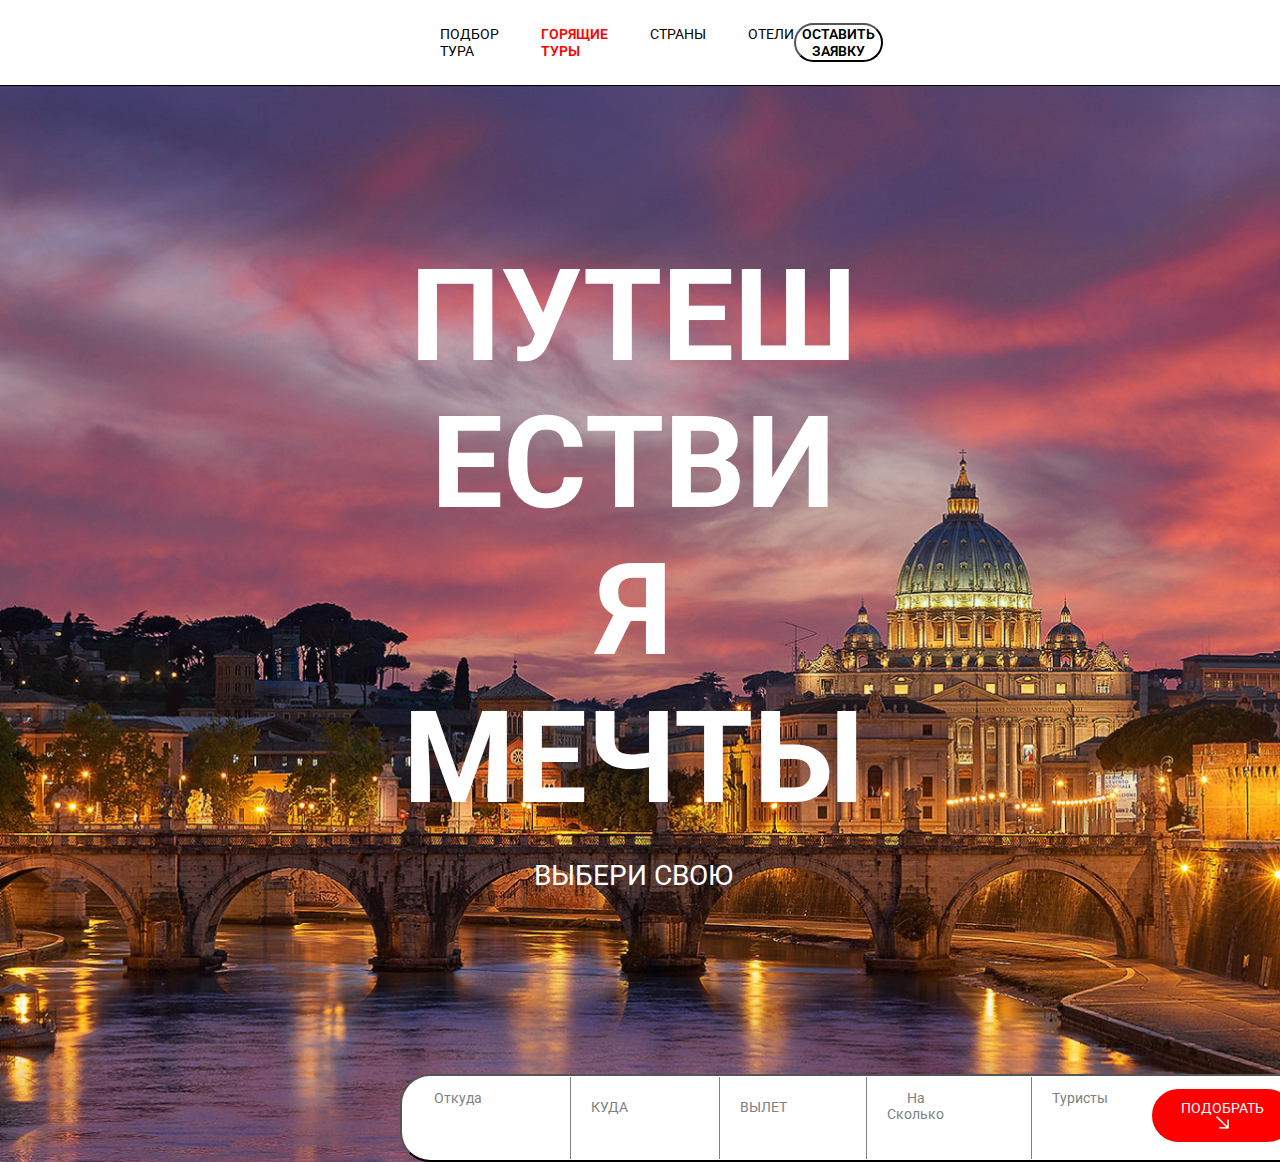
<file: index.html>
<!DOCTYPE html>
<html lang="en">
<head>
    <meta charset="UTF-8">
    <meta name="viewport" content="width=device-width, initial-scale=1.0">
    <link rel="shortcut icon" href="images/airplane.svg">
    <link rel="stylesheet" href="styles/normalize.css">
    <link rel="stylesheet" href="styles/style.css">
    <link rel="preconnect" href="https://fonts.googleapis.com">
<link rel="preconnect" href="https://fonts.gstatic.com" crossorigin>
<link href="https://fonts.googleapis.com/css2?family=Roboto&display=swap" rel="stylesheet">
    <title>Путешествие мечты</title>


</head>
<body>
    <header class="header">
        <div class="container">
            <nav class="nav">
                <a class="logo" href="#">
                    <img src="images-screen1/logo.png" id="logo" alt="logo anex">
                </a>
                <ul class="menu">
                    <li><a class="menu_item" href="link">Подбор тура</a></li>
                    <li><a class="menu_item" href="link" id="hot">Горящие туры</a></li>
                    <li><a class="menu_item" href="link">Страны</a></li>
                    <li><a class="menu_item" href="link">Отели</a></li>
                </ul>
                <button class="button">Оставить заявку</button>
                <div class="icons">
                    <a  class="icon1" href="#">
                        <img src="images-screen1/call.png" alt="Иконка с трубкой">
                    </a>
                    <a  class="icon1" href="#">
                        <img src="images-screen1/location.png" alt="Иконка с локацией">
                    </a>
                    <a class="icon2" href="#">
                        <img src="images-screen1/menu.png" alt="Иконка меню">
                    </a>
                </div>
            </nav>
        </div>
    </header>
    <main>
        <section class="top">
            <div class="container">
                <h1 class="title">путешествия<br> мечты</h1>
                <p class="subtitle">выбери свою</p>
                <button class="choose">
                    <span class="city-dep">Откуда</span>
                    <span class="city-arrive">Куда</span>
                    <span class="date">Вылет</span>
                    <span class="duration">На сколько</span>
                    <span class="tourist">Туристы</span>
                    <span class="redbutton">Подобрать
                        <img src="images-screen1/arrow.png" alt="стрелка">
                    </span>
                </button>
            </div>
        </section>
    </main>
</body>
</html>
</file>
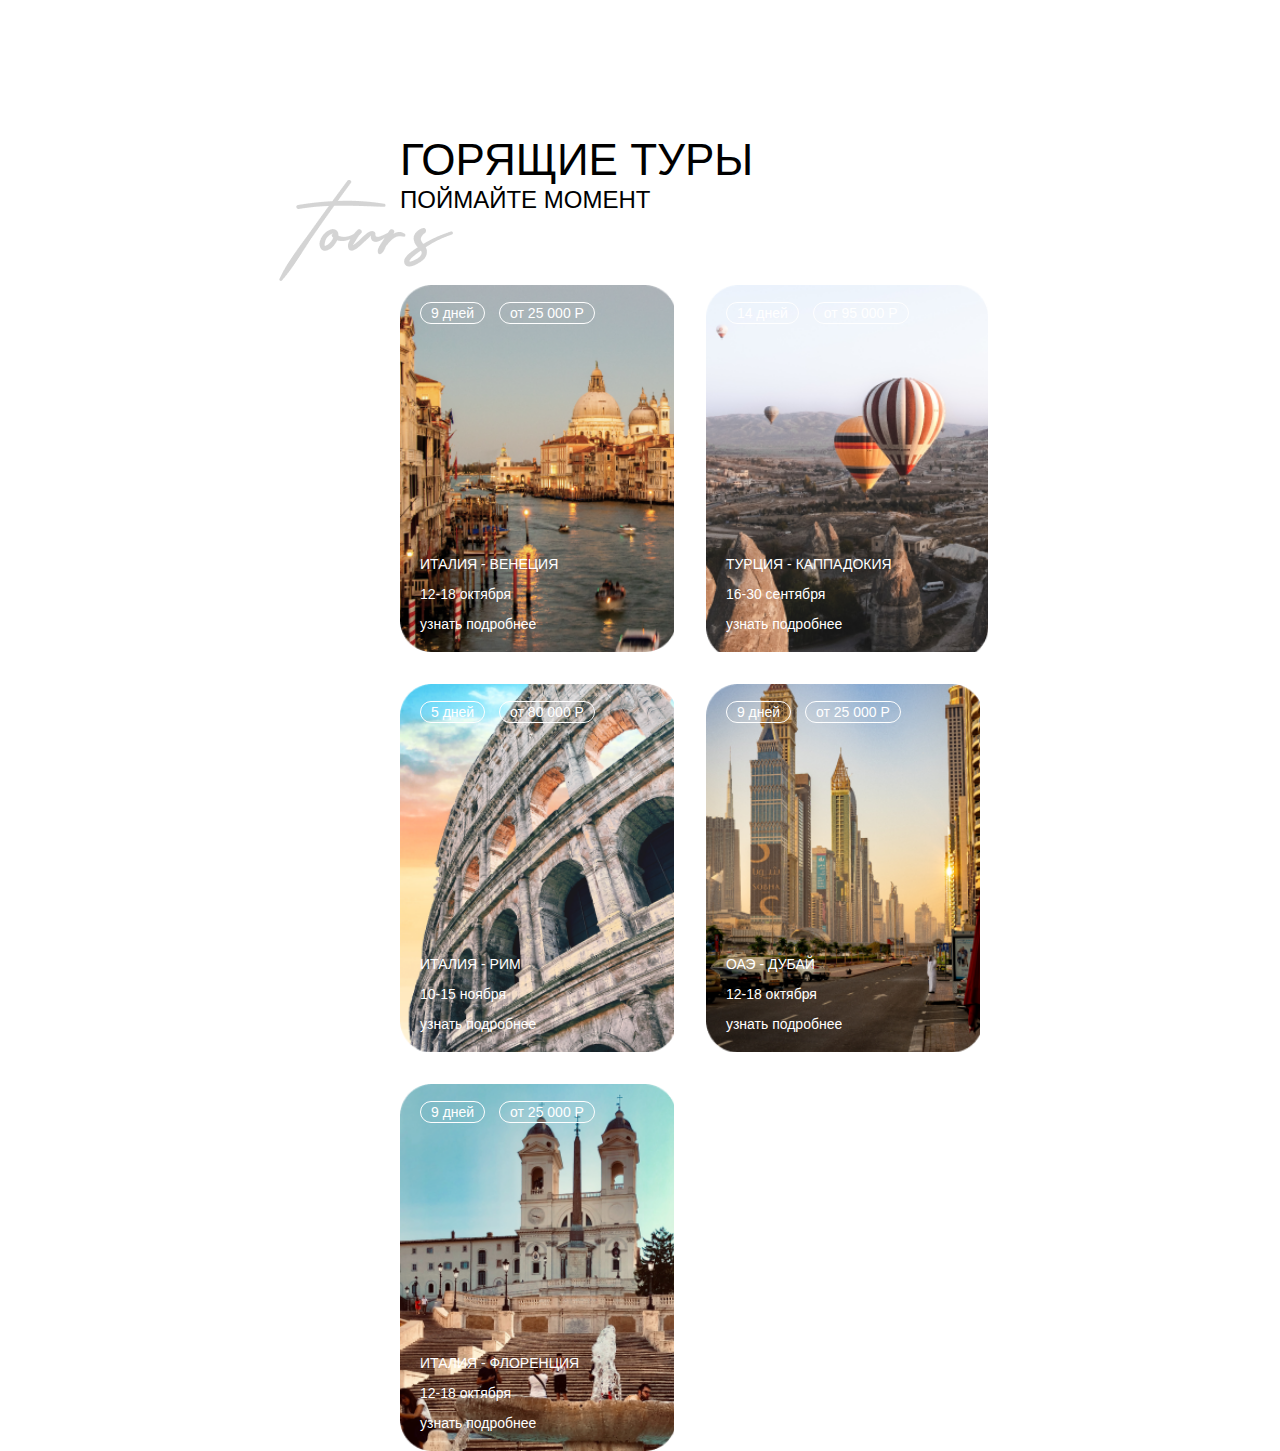
<file: screen2.html>
<!DOCTYPE html>
<html lang="en">
<head>
    <meta charset="UTF-8">
    <meta name="viewport" content="width=device-width, initial-scale=1.0">
    <link rel="stylesheet" href="styles/normalize.css">
    <link href="https://fonts.googleapis.com/css2?family=Inter&family=Roboto+Mono:wght@300&display=swap" rel="stylesheet">
    <title>screen2</title>
    <style>
        body{
            font-family: 'Roboto', sans-serif; 
            font-size: 14px;
            /* здесь можно указать основной шрифт для всей страницы */
        }
        .container{
            max-width: 1920px;
            padding-top: 134px;
            padding-left: 400px;
        }
        h2{
            text-transform: uppercase;
            font-size: 44px;
            font-weight: 500;
            line-height: 52px;
            margin: 0 0;
        }
        h3{
            text-transform: uppercase;
            font-size: 24px;
            font-weight: 300;
            line-height: 28px;
            margin: 0 0;
        }
        .tours{
            margin-left: 279px;
            margin-top: -35px;
        }
        .galery{
            padding-left: 400px;
            display: flex;
            flex-wrap: wrap;
            gap: 32px;
        }
        .galery_in{
            margin-top: 20px;
            margin-left: 20px;
            margin-bottom: 20px;
            margin-right: 69px;
        }
        /* .pic{
            width: 12%;
        } */
        .italy{
            background-image: url(images-screen2/pic1.png);
            background-size: cover;
            background-repeat: no-repeat;
        }
        .turkey{
            background-image: url(images-screen2/pic2.png);
            background-size: cover;
            background-repeat: no-repeat;
        }
        .rome{
            background-image: url(images-screen2/pic3.png);
            background-size: cover;
            background-repeat: no-repeat;
        }
        .dubai{
            background-image: url(images-screen2/pic4.png);
            background-size: cover;
            background-repeat: no-repeat;
        }
        .florence{
            background-image: url(images-screen2/pic5.png);
            background-size: cover;
            background-repeat: no-repeat;
        }
        .day,
        .price{
            border-radius: 30px;
            border: 1px solid white;
            color: white;
            padding: 2px 10px;
            margin-right: 10px;
            /* margin-bottom: 235px; */
        }
        .country,
        .dates{
            font-weight: 500;
            color: white;
            margin-top: 235px;
        }
        .dates{
            margin-top: 6px;
        }
        .know{
            text-decoration: none;
            font-weight: lighter;
            color: white;
            cursor: pointer;
            margin-top: 6px;
        }

    </style>
</head>
<body>
    <div class="container">
        <h2 class="title2">Горящие туры</h2>
        <h3 class="title3">поймайте момент</h3>
    </div>    
    <img class="tours" src="images-screen2/tours.png" alt="">
    <main class="galery">
            <div class="pic italy">
                <div class="galery_in">
                    <span class="day">9 дней</span>
                    <span class="price">от 25 000 Р</span>
                    <p class="country">ИТАЛИЯ - ВЕНЕЦИЯ</p>
                    <p class="dates">12-18 октября</p>
                    <a class="know" href="link">узнать подробнее</a>
                </div>
            </div>
            <div class="turkey">
                <div class="galery_in">
                    <span class="day">14 дней</span>
                    <span class="price">от 95 000 Р</span>
                    <p class="country">ТУРЦИЯ - КАППАДОКИЯ</p>
                    <p class="dates">16-30 сентября</p>
                    <a class="know" href="link">узнать подробнее</a>
                </div>
            </div>
            <div class="rome">
                <div class="galery_in">
                    <span class="day">5 дней</span>
                    <span class="price">от 80 000 Р</span>
                    <p class="country">ИТАЛИЯ - РИМ</p>
                    <p class="dates">10-15 ноября</p>
                    <a class="know" href="link">узнать подробнее</a>
                </div>
            </div>
            <div class="dubai">
                <div class="galery_in">
                    <span class="day">9 дней</span>
                    <span class="price">от 25 000 Р</span>
                    <p class="country">ОАЭ - ДУБАЙ</p>
                    <p class="dates">12-18 октября</p>
                    <a class="know" href="link">узнать подробнее</a>
                </div>
            </div>
            <div class="florence">
                <div class="galery_in">
                    <span class="day">9 дней</span>
                    <span class="price">от 25 000 Р</span>
                    <p class="country">ИТАЛИЯ - ФЛОРЕНЦИЯ</p>
                    <p class="dates">12-18 октября</p>
                    <a class="know" href="link">узнать подробнее</a>
                </div>
            </div>
    </main>
    
</body>
</html>
</file>
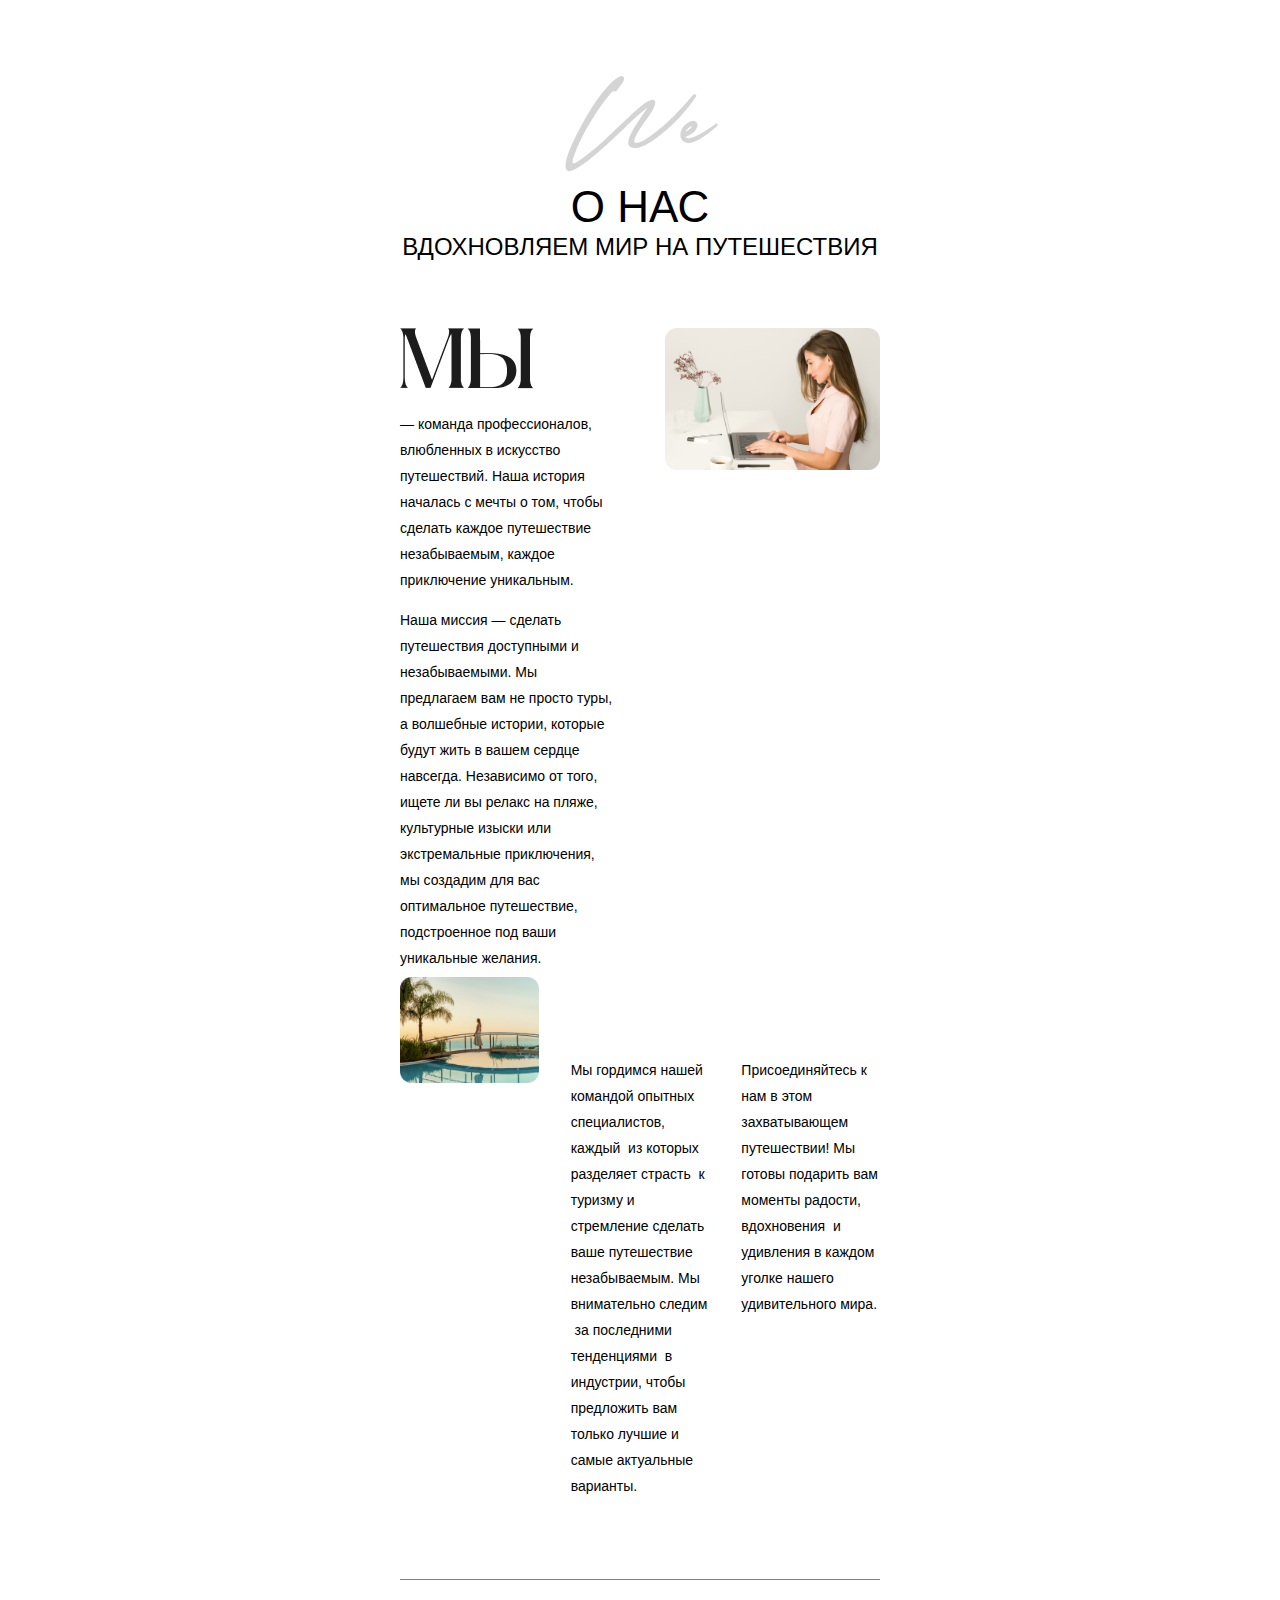
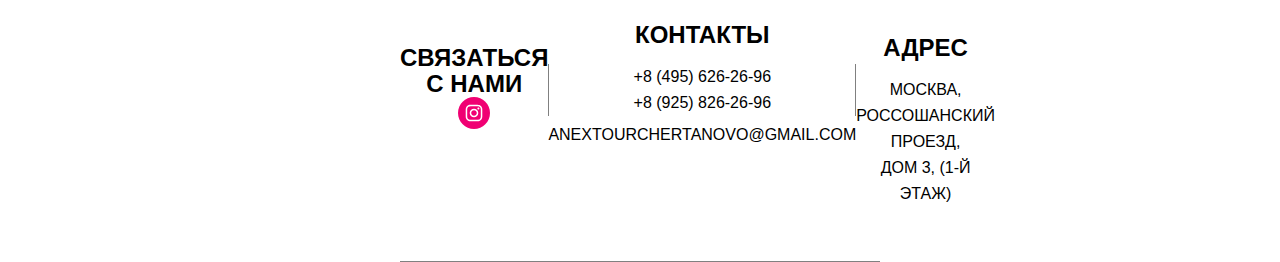
<file: screen3.html>
<!DOCTYPE html>
<html lang="en">
<head>
    <meta charset="UTF-8">
    <meta name="viewport" content="width=device-width, initial-scale=1.0">
    <link rel="stylesheet" href="styles/normalize.css">
    <link href="https://fonts.googleapis.com/css2?family=Inter&family=Roboto+Mono:wght@300&display=swap" rel="stylesheet">
    <link rel="stylesheet" href="styles/style3.css">
    <title>screen3</title>
    <style>
        body{
            font-family: 'Roboto', sans-serif; 
            font-size: 14px;
        }
        header{
            margin: auto;
        }
        .container{
            max-width: 1920px;
        }
        .we{
            text-align: center;
            margin-top: 75px;
        }
        h2{
            text-align: center;
            text-transform: uppercase;
            font-size: 44px;
            font-weight: 500;
            line-height: 52px;
            margin: 0 0;
        }
        h3{
            text-align: center;
            text-transform: uppercase;
            font-size: 24px;
            font-weight: 300;
            line-height: 28px;
            margin: 0 0;
            margin-bottom: 67px;
        }
        .about{
            margin-left: 400px;
            margin-right: 400px;
        }
        .container_up{
            margin-bottom: 72px;
            display: grid;
            grid-template-columns: 1fr 1fr;
            gap: 49px;
        } 
        .container_down{
            display: grid;
            grid-template-columns: 1fr 1fr 1fr;
            gap: 32px;
            margin-bottom: 80px;
        }
        .pic_down{
            margin-top: -80px; 
        }
        .contacts{
            display: grid;
            grid-template-columns: 1fr 1fr 1fr;
            border-top: 1px solid gray;
            border-bottom: 1px solid gray;
            text-align: center;
            font-size: 24px;
            font-weight: bold;
        }
        .connect_item{
            margin-top: 65px;
        }
        .contact_item{
            margin-top: 42px;
        }
        .adress_item{
            margin-top: 55px;
        }
        .adress{
            font-size: 16px;
            font-weight: 300;
            line-height: 26px;
            margin-bottom: 54px;
        }
        .phone{
            font-size: 16px;
            font-weight: 300;
            line-height: 26px;
            border-left: 1px solid #808080;
            border-right: 1px solid gray;
            margin-bottom: 6px;
        }
        .mail{
            font-size: 16px;
            font-weight: 300;
            margin-bottom: 41px;
            margin-top: 0;
        }
    </style>
</head>
<body>
    <header>
        <div class="we"><img src="images-screen3/We.png" alt="Слово WE"></div>
        <h2 class="title2">о нас</h2>
        <h3 class="title3">вдохновляем мир на путешествия</h3>
    </header>
    <section class="about">
        <div class="container_up">
            <div class= "text_up">
                <span>
                    <img src="images-screen3/МЫ.png" alt=""></span>
                <p>— команда профессионалов, влюбленных в искусство путешествий. Наша история началась с мечты о том, чтобы сделать каждое путешествие незабываемым, каждое приключение уникальным.</p>
                <p>Наша миссия — сделать путешествия доступными и незабываемыми. Мы предлагаем вам не просто туры, а волшебные истории, которые будут жить в вашем сердце навсегда. Независимо от того, ищете ли вы релакс на пляже, культурные изыски или экстремальные приключения, мы создадим для вас оптимальное путешествие, подстроенное под ваши уникальные желания.</p>
            </div>
            <div class="pic_up">
                <img src="images-screen3/girl_wide.png" alt="">
            </div>
        </div>
        <div class="container_down">
            <div class="pic_down">
                <img src="images-screen3/bridge_wide.png" alt="">
            </div>
            <div class="text downmid">Мы гордимся нашей командой опытных специалистов, каждый  из которых разделяет страсть  к туризму и стремление сделать ваше путешествие незабываемым. Мы внимательно следим  за последними тенденциями  в индустрии, чтобы предложить вам только лучшие и самые актуальные варианты.</div>
            <div class="text downright">Присоединяйтесь к нам в этом захватывающем путешествии! Мы готовы подарить вам моменты радости, вдохновения  и удивления в каждом уголке нашего удивительного мира.</div>
        </div>
        <div class="contacts">
            <div class="connect_item">СВЯЗАТЬСЯ С НАМИ
                <div class="logos">
                    <img src="images-screen3/instagram.svg" alt="instagram">
                </div>
            </div>
            <div class="contact_item">КОНТАКТЫ
                <p class="phone">+8 (495) 626-26-96 <br>+8 (925) 826-26-96</p>
                <p class="mail">ANEXTOURCHERTANOVO@GMAIL.COM</p> 
            </div>
            <div class="adress_item">АДРЕС
                <p class="adress">МОСКВА, РОССОШАНСКИЙ ПРОЕЗД,<br> ДОМ 3, (1-Й ЭТАЖ)</p>
            </div>
        </div>
    </section>
</body>
</html>
</file>
<file: styles/style.css>
html{
    box-sizing: border-box;
}
a{
    color: inherit;
    text-decoration: none;
}
li{
    list-style: none;
}
img{
    max-width: 100%;
}
.container{
    max-width: 1920px;
    padding: 0 413px 0 400px;
    margin: auto;
}
body{
    font-family: 'Roboto', sans-serif; 
    font-size: 14px;
    /* здесь можно указать основной шрифт для всей страницы */
}
header{
    border-bottom: 1px solid black;
}
.nav{
    display: flex;
    justify-content: space-between;
    align-items: center;
    height: 85px;
}
.nav.nav:hover{
    color: rgb(119, 0, 255);
    font-weight: bolder;
}
.menu{
    display: flex;
    gap: 0 42px;
}
.menu_item{
    text-decoration: none;
    text-transform: uppercase;
}
#hot{
    color: red;
    font-weight:600;
}
.button{
    width: 162px;
    height: 39px;
    font-weight: 600;
    text-transform: uppercase;
    color: black;
    background-color: white;
    border-radius: 30px;
    cursor: pointer;
}
.icons{
    display: flex;
    gap: 10px;
}
.icon2{
    margin-left: 49px;
    padding-top: 5px;
}
.top{
    min-height: calc(100vh - 85px);
    background-image: url(../images-screen1/wallpapers-jpg.jpg);
    background-repeat: no-repeat;
    background-size: cover;
    background-position: bottom;
    text-align: center;
    
}
.title{
    color: white;
    font-size: 128px;
    font-weight: bold;
    text-transform: uppercase;
    word-wrap: break-word;
    padding-top: 157px;
    margin-bottom: 21px;
    margin: 0;
}
.subtitle{
    color: white;
    font-size: 28px;
    text-transform: uppercase;
    margin-bottom: 182px;
}
.choose{
    border-radius: 30px;
    cursor: pointer;
    background: white;
    color: gray;
    display: inline-flex;
    justify-content: center;
    text-transform: uppercase;
}
.city-dep{
    padding-top: 13px;
    padding-bottom: 37px;
    padding-left: 26px;
    padding-right: 88px;
    border-right: 1px solid gray;
    text-transform: capitalize;
}
.city-arrive{
    padding-top: 22px;
    padding-bottom: 23px;
    padding-left: 20px;
    padding-right: 91px;
    border-right: 1px solid gray;
}
.date{
    padding-top: 22px;
    padding-bottom: 23px;
    padding-left: 20px;
    padding-right: 79px;
    border-right: 1px solid gray;
}
.duration{
    padding-top: 13px;
    padding-bottom: 37px;
    padding-left: 20px;
    padding-right: 87px;
    border-right: 1px solid gray;
    text-transform: capitalize;
}
.tourist{
    padding-top: 13px;
    padding-bottom: 37px;
    padding-left: 20px;
    padding-right: 44px;
    text-transform: capitalize;
}    
.redbutton{
    background-color: red;
    color: white;
    border-radius: 30px;
    padding-top: 11px;
    padding-bottom: 10px;
    padding-left: 29px;
    padding-right: 30px;
    margin-top: 12px;
    margin-bottom: 17px;
    margin-right: 12px;
}
</file>
<file: styles/style3.css>
html{
    box-sizing: border-box;
}
a{
    color: inherit;
    text-decoration: none;
}
li{
    list-style: none;
}
img{
    max-width: 100%;
}
header{
    max-width: 1060px;
}
.container{
    max-width: 1060px;
    margin: auto;
}
body{
    font-family: 'Roboto', sans-serif;
    font-size: 16px;
    font-weight:300;
    line-height: 26px;
}
</file>
